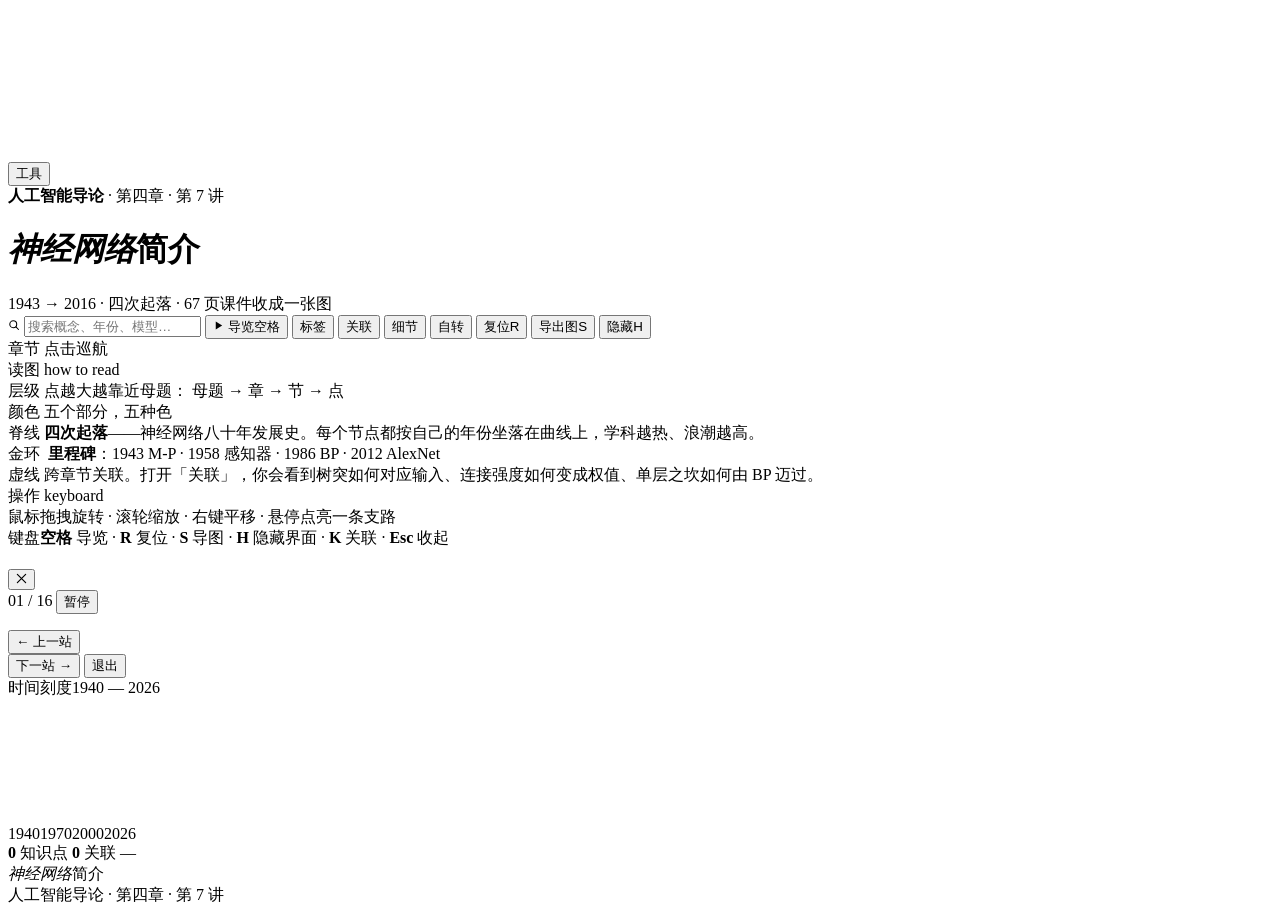
<file: di-qi-zhou-zhi-shi-tu-pu/src/index.html>
<!DOCTYPE html>
<html lang="zh-CN">
<head>
<meta charset="utf-8">
<meta name="viewport" content="width=device-width, initial-scale=1, viewport-fit=cover">
<title>神经网络简介 · 3D 知识图谱 | 人工智能导论 第四章</title>
<meta name="description" content="《人工智能导论》第 7 讲「神经网络简介」三维知识图谱：深度学习概念、生物与人工神经元、ANN 三要素、发展历史四次起落与国家战略。three.js 单文件，可离线播放。">
<link rel="preconnect" href="https://fonts.googleapis.com">
<link rel="preconnect" href="https://fonts.gstatic.com" crossorigin>
<link rel="stylesheet" href="https://fonts.googleapis.com/css2?family=Noto+Serif+SC:wght@600;700&family=Noto+Sans+SC:wght@400;500;700&family=JetBrains+Mono:wght@400;500&display=swap">
<style>/*__CSS__*/</style>
</head>
<body>

<canvas id="stage" aria-label="神经网络简介 三维知识图谱"></canvas>
<div class="vignette"></div>

<div class="hud" id="hud">

  <!-- ======================= 顶部：标题 + 工具 ======================= -->
  <header class="topbar">
    <div class="plate masthead">
      <button class="masthead__menu" id="btnMenu" type="button" aria-expanded="false" aria-controls="tools" aria-label="展开工具栏">工具</button>
      <div class="masthead__eyebrow"><span class="masthead__dot"></span><b>人工智能导论</b> · 第四章 · 第 7 讲</div>
      <h1><em>神经网络</em>简介</h1>
      <div class="masthead__sub">1943 → 2016 · 四次起落 · <span>67 页课件收成一张图</span></div>
    </div>

    <div class="plate tools" id="tools" role="toolbar" aria-label="视图工具">
      <label class="search">
        <svg width="12" height="12" viewBox="0 0 16 16" fill="none" aria-hidden="true"><circle cx="7" cy="7" r="4.6" stroke="currentColor" stroke-width="1.4"/><path d="M10.6 10.6 14 14" stroke="currentColor" stroke-width="1.4" stroke-linecap="round"/></svg>
        <input id="q" type="search" placeholder="搜索概念、年份、模型…" autocomplete="off" spellcheck="false" aria-label="搜索知识点">
        <span class="search__hits" id="qhits"></span>
      </label>

      <span class="tool-sep"></span>

      <button class="tool tool--primary" id="btnTour" aria-pressed="false">
        <svg width="11" height="11" viewBox="0 0 12 12" aria-hidden="true"><path d="M3 1.6 10 6l-7 4.4z" fill="currentColor"/></svg>
        导览<span class="tool__key">空格</span>
      </button>

      <span class="tool-sep"></span>

      <button class="tool" id="btnLabels" aria-pressed="true">标签</button>
      <button class="tool" id="btnLinks" aria-pressed="false">关联</button>
      <button class="tool" id="btnLeaves" aria-pressed="true">细节</button>
      <button class="tool" id="btnSpin" aria-pressed="false">自转</button>

      <span class="tool-sep"></span>

      <button class="tool" id="btnReset">复位<span class="tool__key">R</span></button>
      <button class="tool" id="btnShot">导出图<span class="tool__key">S</span></button>
      <button class="tool" id="btnHide">隐藏<span class="tool__key">H</span></button>
    </div>
  </header>

  <!-- ======================= 左侧：图例 + 读图 ======================= -->
  <aside class="rail">
    <section class="plate block">
      <div class="block__head">
        <span class="block__title">章节</span>
        <span class="block__hint">点击巡航</span>
      </div>
      <div class="brs" id="brs"></div>
    </section>

    <section class="plate block">
      <div class="block__head">
        <span class="block__title">读图</span>
        <span class="block__hint">how to read</span>
      </div>
      <div class="readout">
        <div class="readout__row">
          <span class="readout__k">层级</span>
          <span>点越大越靠近母题：<span class="dots"><i></i><i></i><i></i></span> 母题 → 章 → 节 → 点</span>
        </div>
        <div class="readout__row">
          <span class="readout__k">颜色</span>
          <span class="swatch-line"><i style="background:var(--b0)"></i><i style="background:var(--b1)"></i><i style="background:var(--b2)"></i><i style="background:var(--b3)"></i><i style="background:var(--b2)"></i> 五个部分，五种色</span>
        </div>
        <div class="readout__row">
          <span class="readout__k">脊线</span>
          <span><b>四次起落</b>——神经网络八十年发展史。每个节点都按自己的年份坐落在曲线上，学科越热、浪潮越高。</span>
        </div>
        <div class="readout__row">
          <span class="readout__k">金环</span>
          <span><span class="ring" style="display:inline-block;vertical-align:-2px"></span> <b>里程碑</b>：1943 M-P · 1958 感知器 · 1986 BP · 2012 AlexNet</span>
        </div>
        <div class="readout__row">
          <span class="readout__k">虚线</span>
          <span>跨章节关联。打开「关联」，你会看到树突如何对应输入、连接强度如何变成权值、单层之坎如何由 BP 迈过。</span>
        </div>
      </div>
    </section>

    <section class="plate block">
      <div class="block__head">
        <span class="block__title">操作</span>
        <span class="block__hint">keyboard</span>
      </div>
      <div class="readout">
        <div class="readout__row"><span class="readout__k">鼠标</span><span>拖拽旋转 · 滚轮缩放 · 右键平移 · 悬停点亮一条支路</span></div>
        <div class="readout__row"><span class="readout__k">键盘</span><span><b>空格</b> 导览 · <b>R</b> 复位 · <b>S</b> 导图 · <b>H</b> 隐藏界面 · <b>K</b> 关联 · <b>Esc</b> 收起</span></div>
      </div>
    </section>
  </aside>

  <!-- ======================= 右侧：知识点详情 ======================= -->
  <section class="plate panel" id="panel" aria-live="polite" aria-hidden="true">
    <div class="panel__head">
      <div class="panel__eyebrow" id="pEyebrow"></div>
      <h2 class="panel__title" id="pTitle"></h2>
      <div class="panel__sub" id="pSub"></div>
      <button class="panel__close" id="pClose" aria-label="收起详情">
        <svg width="11" height="11" viewBox="0 0 12 12" aria-hidden="true"><path d="M1.5 1.5 10.5 10.5M10.5 1.5 1.5 10.5" stroke="currentColor" stroke-width="1.3" stroke-linecap="round"/></svg>
      </button>
    </div>
    <div class="panel__body" id="pBody"></div>
  </section>

  <!-- ======================= 底部：导览 ======================= -->
  <section class="plate tour" id="tour">
    <div class="tour__top">
      <span class="tour__idx" id="tIdx">01 / 16</span>
      <span class="tour__title" id="tTitle"></span>
      <button class="btn-mini" id="tPlay" aria-pressed="true">暂停</button>
    </div>
    <p class="tour__note" id="tNote"></p>
    <div class="tour__bar">
      <button class="btn-mini" id="tPrev">← 上一站</button>
      <div class="tour__prog"><i id="tProg" style="width:0"></i></div>
      <button class="btn-mini" id="tNext">下一站 →</button>
      <button class="btn-mini" id="tExit">退出</button>
    </div>
  </section>

  <!-- ======================= 底部：年份标尺 ======================= -->
  <section class="plate ruler" id="ruler">
    <div class="ruler__head"><span>时间刻度</span><span id="rulerRange">1940 — 2026</span></div>
    <div class="ruler__track" id="rulerTrack">
      <svg class="ruler__wave" id="rulerWave" viewBox="0 0 268 26" preserveAspectRatio="none" aria-hidden="true">
        <path id="rulerPath" fill="none" stroke="#FF7A45" stroke-width="1.3" stroke-linejoin="round"/>
      </svg>
    </div>
    <div class="ruler__ends"><span>1940</span><span>1970</span><span>2000</span><span>2026</span></div>
  </section>

</div>

<div class="status" id="status">
  <span><b id="stNodes">0</b> 知识点</span><i></i>
  <span><b id="stLinks">0</b> 关联</span><i></i>
  <span id="stFps">—</span>
</div>

<div class="tip" id="tip" role="tooltip">
  <div class="tip__t" id="tipT"></div>
  <div class="tip__b" id="tipB"></div>
  <div class="tip__k" id="tipK"></div>
</div>

<div class="veil" id="veil">
  <div class="veil__in">
    <div class="veil__mark"><em>神经网络</em>简介</div>
    <div class="veil__sub">人工智能导论 · 第四章 · 第 7 讲</div>
    <div class="veil__track"><i id="veilBar"></i></div>
  </div>
</div>

<script>/*__THREE__*/</script>
<script>/*__ORBIT__*/</script>
<script>/*__POSTFX__*/</script>
<script>/*__DATA__*/</script>
<script>/*__APP__*/</script>
</body>
</html>
</file>
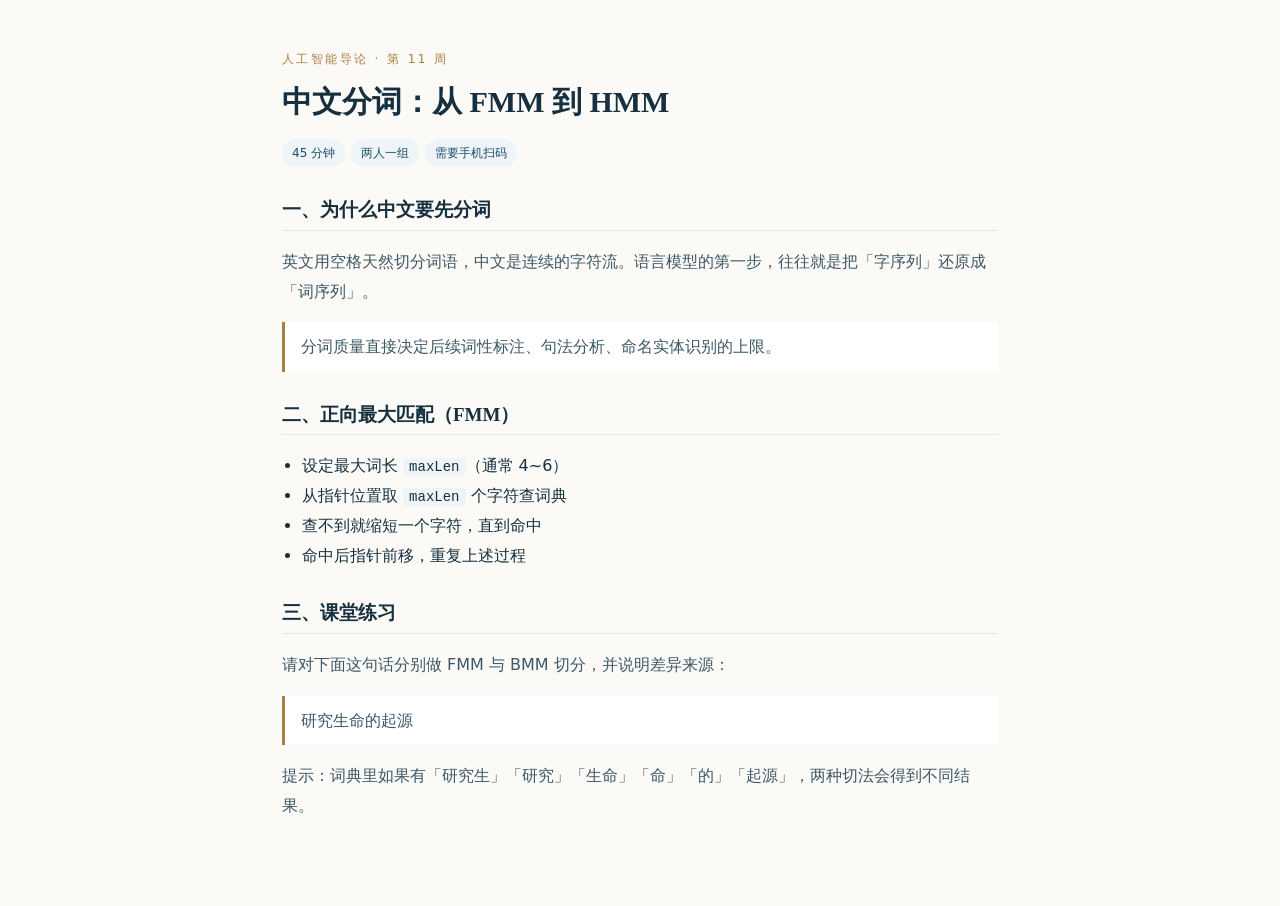
<file: week11-nlp.html>
<!doctype html>
<html lang="zh-CN">
<head>
<meta charset="utf-8">
<meta name="viewport" content="width=device-width,initial-scale=1">
<title>中文分词课堂练习 · 广东理工学院</title>
<style>
  :root{--ink:#16303f;--line:#e0e7ea;--brand:#1c4f68;--soft:#eef4f7}
  *{box-sizing:border-box}
  body{margin:0;background:#fbfaf7;color:var(--ink);
       font:16px/1.85 "PingFang SC","Microsoft YaHei",system-ui,sans-serif}
  .wrap{max-width:760px;margin:0 auto;padding:48px 22px 70px}
  .kicker{font-size:12px;letter-spacing:.2em;color:#a9803f;text-transform:uppercase}
  h1{font:600 30px/1.3 "Songti SC",serif;margin:12px 0 8px}
  h2{font:600 19px/1.4 "Songti SC",serif;margin:30px 0 10px;padding-bottom:6px;border-bottom:1px solid var(--line)}
  p{color:#3d5866}
  blockquote{margin:16px 0;padding:10px 16px;background:#fff;border-left:3px solid #a9803f;color:#3d5866}
  ul{padding-left:20px}
  code{background:var(--soft);padding:1px 6px;border-radius:4px;font-size:14px}
  .badge{display:inline-block;font-size:12px;background:var(--soft);color:var(--brand);padding:3px 10px;border-radius:100px;margin-right:6px}
</style>
</head>
<body>
<div class="wrap">
  <div class="kicker">人工智能导论 · 第 11 周</div>
  <h1>中文分词：从 FMM 到 HMM</h1>
  <p><span class="badge">45 分钟</span><span class="badge">两人一组</span><span class="badge">需要手机扫码</span></p>

  <h2>一、为什么中文要先分词</h2>
  <p>英文用空格天然切分词语，中文是连续的字符流。语言模型的第一步，往往就是把「字序列」还原成「词序列」。</p>
  <blockquote>分词质量直接决定后续词性标注、句法分析、命名实体识别的上限。</blockquote>

  <h2>二、正向最大匹配（FMM）</h2>
  <ul>
    <li>设定最大词长 <code>maxLen</code>（通常 4~6）</li>
    <li>从指针位置取 <code>maxLen</code> 个字符查词典</li>
    <li>查不到就缩短一个字符，直到命中</li>
    <li>命中后指针前移，重复上述过程</li>
  </ul>

  <h2>三、课堂练习</h2>
  <p>请对下面这句话分别做 FMM 与 BMM 切分，并说明差异来源：</p>
  <blockquote>研究生命的起源</blockquote>
  <p>提示：词典里如果有「研究生」「研究」「生命」「命」「的」「起源」，两种切法会得到不同结果。</p>
</div>
</body>
</html>
</file>
